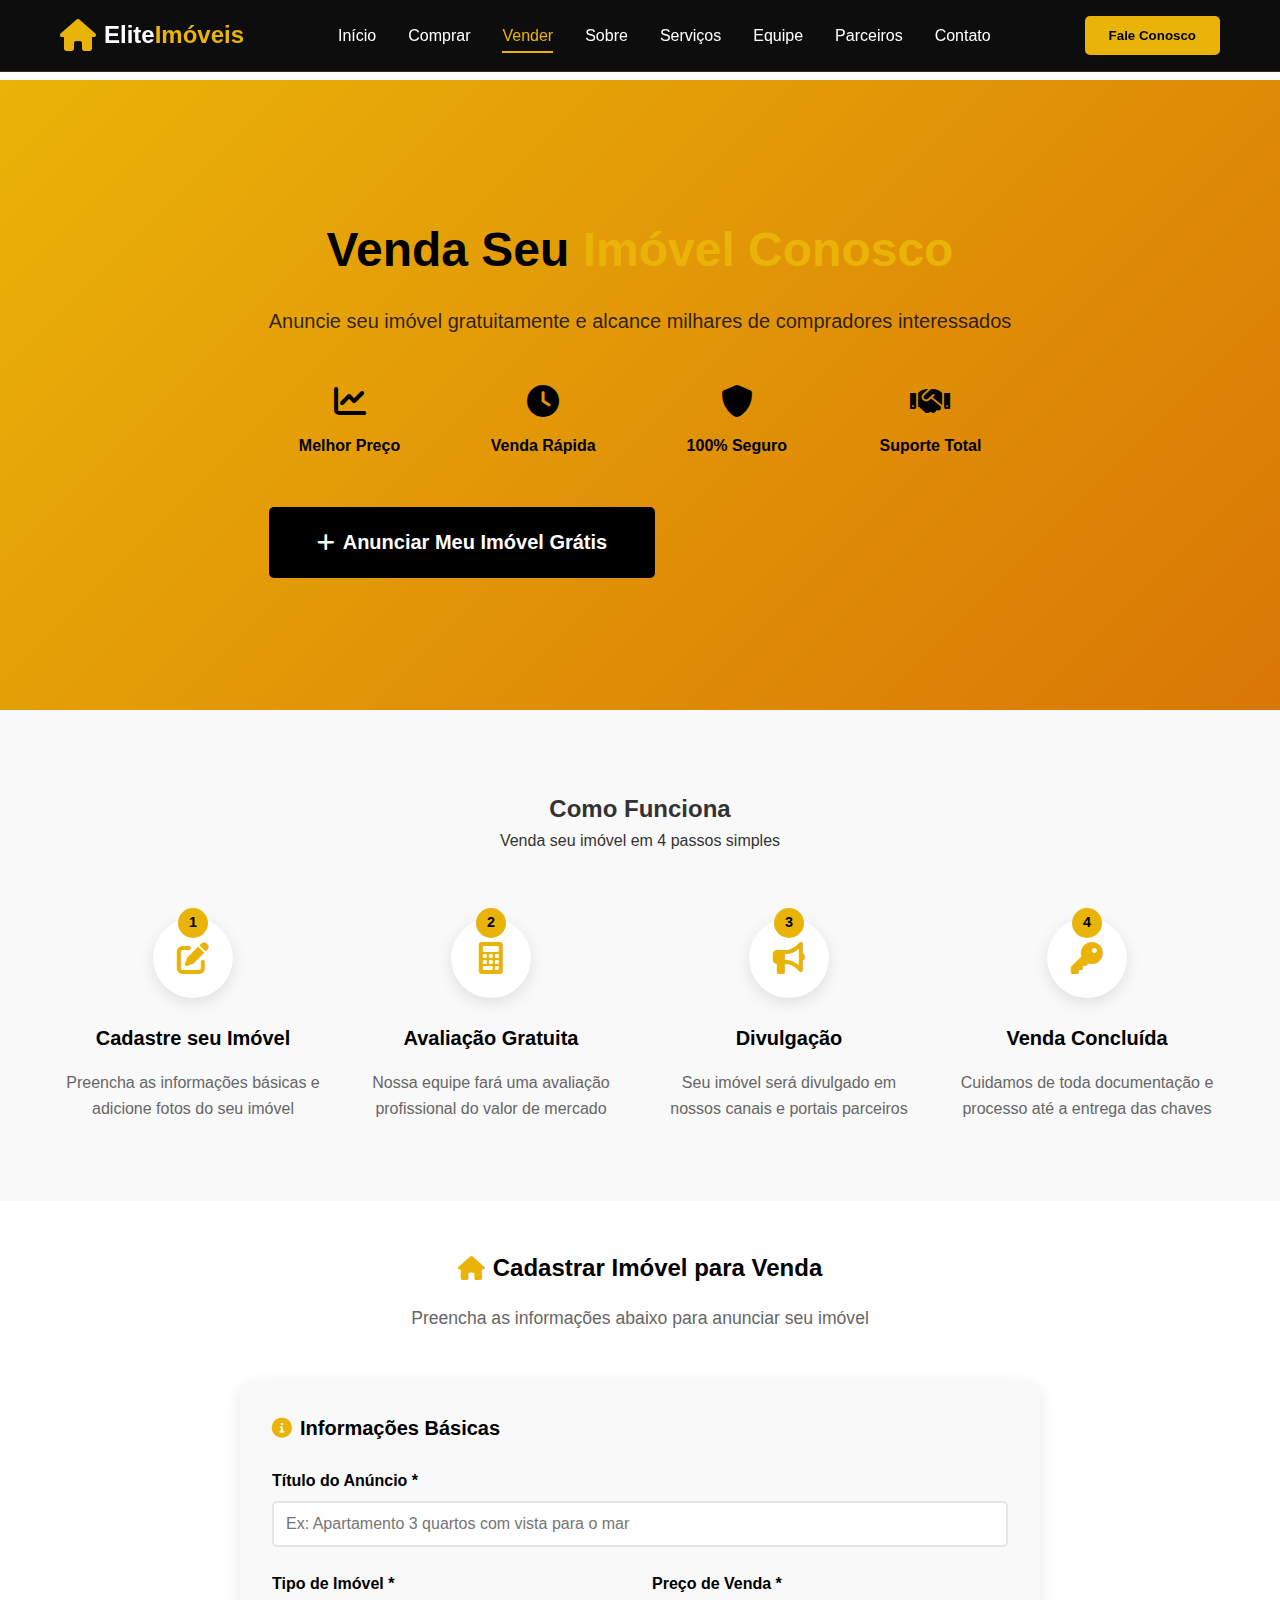
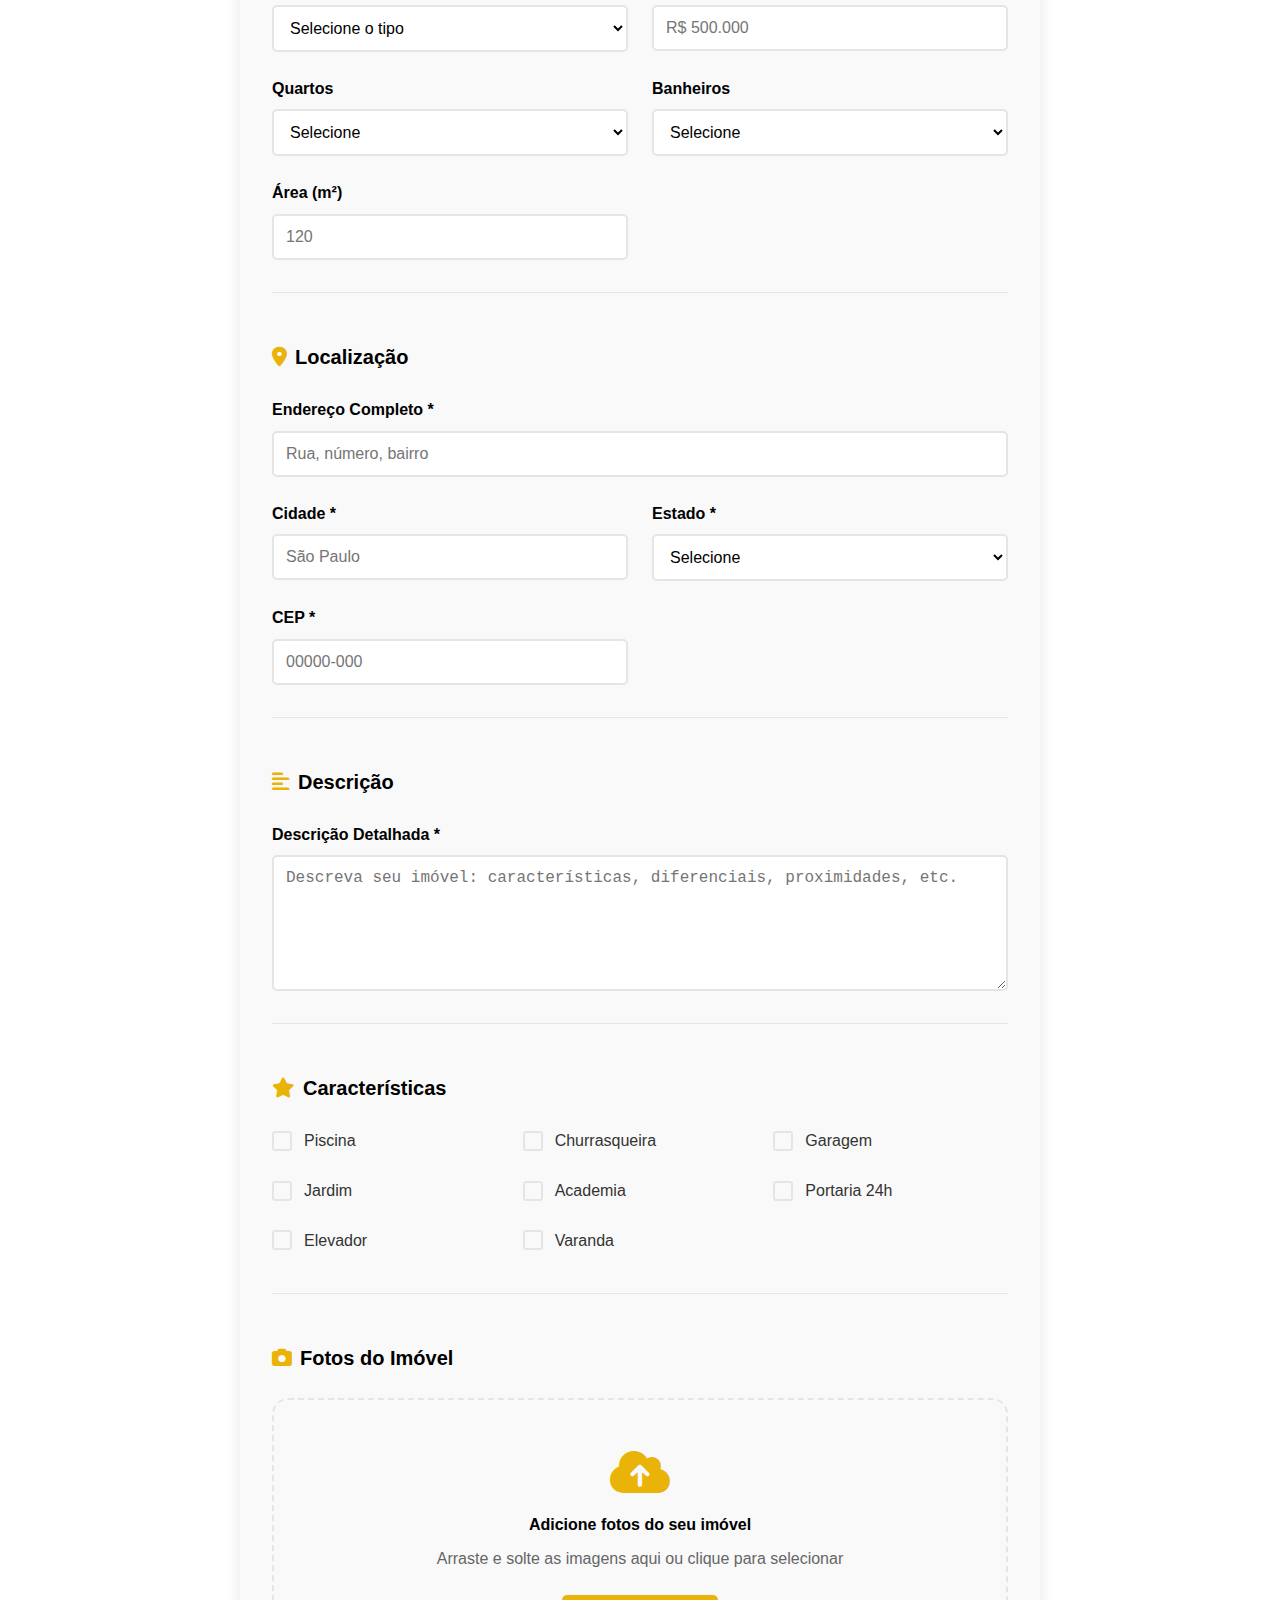
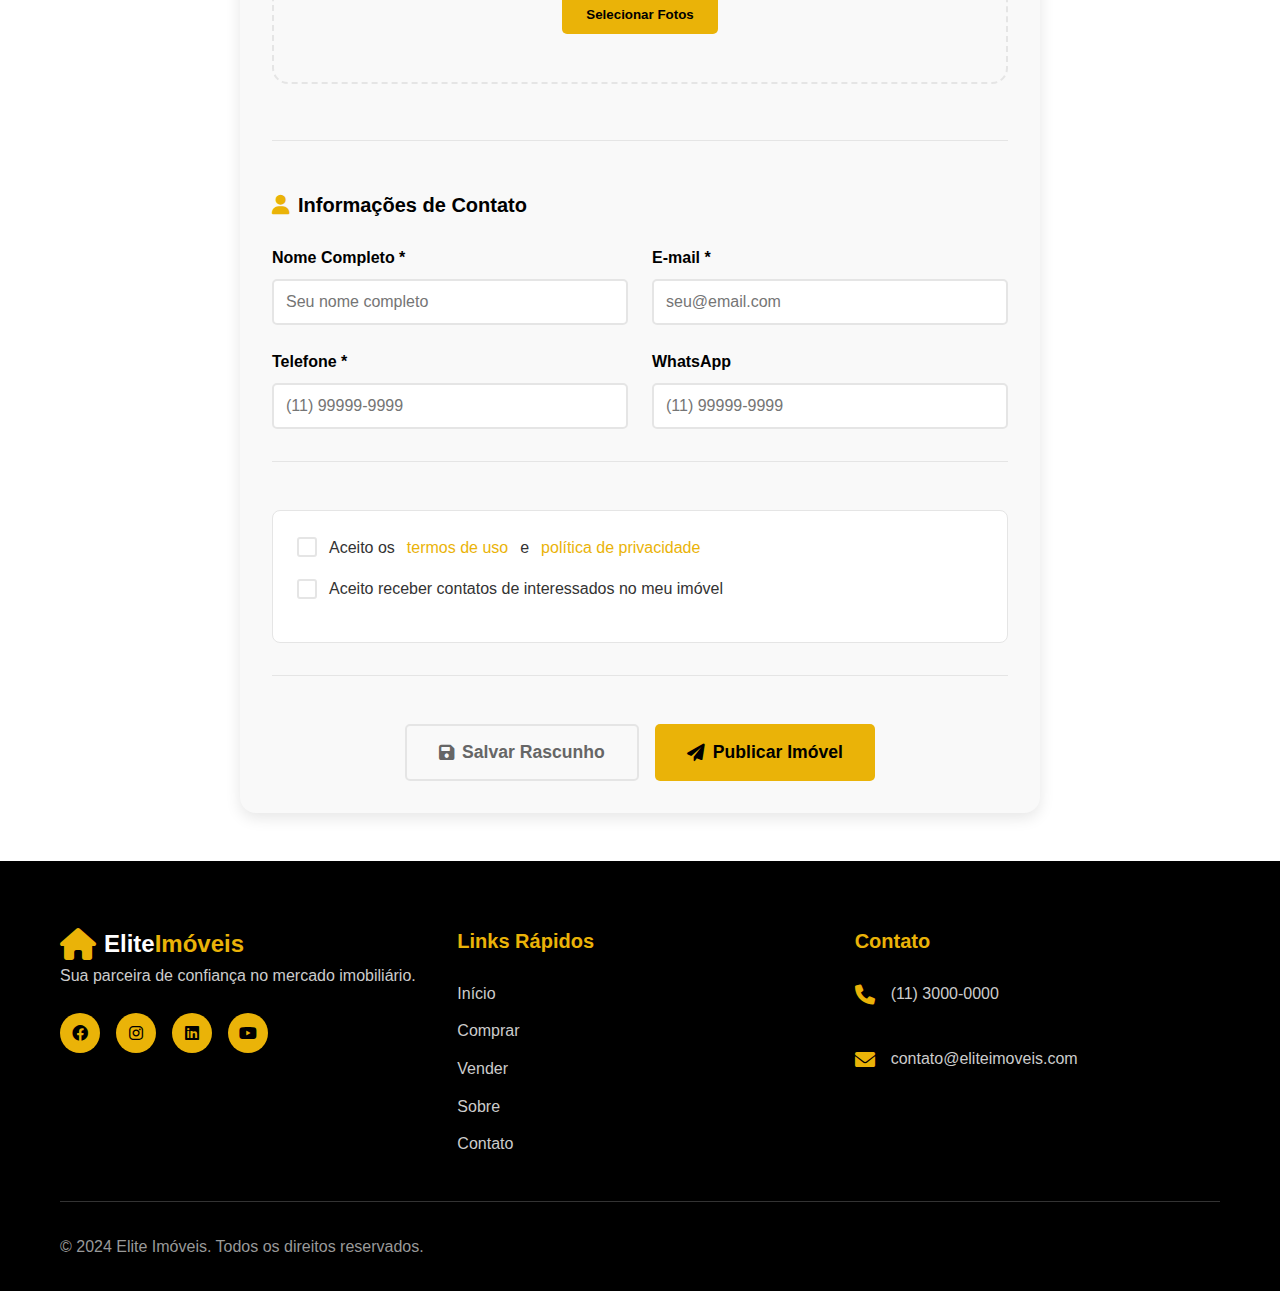
<file: imobiiiiii/venda.html>
<!DOCTYPE html>
<html lang="pt-BR">
<head>
    <meta charset="UTF-8">
    <meta name="viewport" content="width=device-width, initial-scale=1.0">
    <title>Venda de Imóveis - Elite Imóveis</title>
    <link rel="stylesheet" href="styles.css">
    <link rel="stylesheet" href="marketplace.css">
    <link href="https://cdnjs.cloudflare.com/ajax/libs/font-awesome/6.0.0/css/all.min.css" rel="stylesheet">
</head>
<body>
    <!-- Header -->
    <header class="header">
        <div class="container">
            <div class="nav-wrapper">
                <div class="logo">
                    <i class="fas fa-home"></i>
                    <span>Elite<span class="gold">Imóveis</span></span>
                </div>
                
                <nav class="nav-desktop">
                    <a href="index.html">Início</a>
                    <a href="compra.html">Comprar</a>
                    <a href="venda.html" class="active">Vender</a>
                    <a href="index.html#sobre">Sobre</a>
                    <a href="index.html#sobre">Serviços</a>
                    <a href="index.html#sobre">Equipe</a>
                    <a href="index.html#sobre">Parceiros</a>
                    <a href="index.html#contato">Contato</a>
                </nav>
                
                <button class="cta-button">Fale Conosco</button>
                <button class="mobile-menu-btn" id="mobileMenuBtn">
                    <i class="fas fa-bars"></i>
                </button>
            </div>
        </div>
    </header>

    <!-- Hero Section -->
    <section class="sell-hero">
        <div class="container">
            <div class="hero-content">
                <h1>Venda Seu <span class="gold">Imóvel Conosco</span></h1>
                <p>Anuncie seu imóvel gratuitamente e alcance milhares de compradores interessados</p>
                
                <div class="hero-benefits">
                    <div class="benefit">
                        <i class="fas fa-chart-line"></i>
                        <span>Melhor Preço</span>
                    </div>
                    <div class="benefit">
                        <i class="fas fa-clock"></i>
                        <span>Venda Rápida</span>
                    </div>
                    <div class="benefit">
                        <i class="fas fa-shield-alt"></i>
                        <span>100% Seguro</span>
                    </div>
                    <div class="benefit">
                        <i class="fas fa-handshake"></i>
                        <span>Suporte Total</span>
                    </div>
                </div>
                
                <button class="btn-primary large" id="startSelling">
                    <i class="fas fa-plus"></i>
                    Anunciar Meu Imóvel Grátis
                </button>
            </div>
        </div>
    </section>

    <!-- Steps Section -->
    <section class="steps-section">
        <div class="container">
            <div class="section-header">
                <h2>Como Funciona</h2>
                <p>Venda seu imóvel em 4 passos simples</p>
            </div>
            
            <div class="steps-grid">
                <div class="step">
                    <div class="step-number">1</div>
                    <div class="step-icon">
                        <i class="fas fa-edit"></i>
                    </div>
                    <h3>Cadastre seu Imóvel</h3>
                    <p>Preencha as informações básicas e adicione fotos do seu imóvel</p>
                </div>
                
                <div class="step">
                    <div class="step-number">2</div>
                    <div class="step-icon">
                        <i class="fas fa-calculator"></i>
                    </div>
                    <h3>Avaliação Gratuita</h3>
                    <p>Nossa equipe fará uma avaliação profissional do valor de mercado</p>
                </div>
                
                <div class="step">
                    <div class="step-number">3</div>
                    <div class="step-icon">
                        <i class="fas fa-bullhorn"></i>
                    </div>
                    <h3>Divulgação</h3>
                    <p>Seu imóvel será divulgado em nossos canais e portais parceiros</p>
                </div>
                
                <div class="step">
                    <div class="step-number">4</div>
                    <div class="step-icon">
                        <i class="fas fa-key"></i>
                    </div>
                    <h3>Venda Concluída</h3>
                    <p>Cuidamos de toda documentação e processo até a entrega das chaves</p>
                </div>
            </div>
        </div>
    </section>

    <!-- Sell Form Section -->
    <section class="sell-form-section">
        <div class="container">
            <div class="form-container">
                <div class="form-header">
                    <h2><i class="fas fa-home"></i> Cadastrar Imóvel para Venda</h2>
                    <p>Preencha as informações abaixo para anunciar seu imóvel</p>
                </div>
                
                <form class="sell-form" id="sellForm">
                    <!-- Basic Information -->
                    <div class="form-section">
                        <h3><i class="fas fa-info-circle"></i> Informações Básicas</h3>
                        
                        <div class="form-row">
                            <div class="form-group">
                                <label for="propertyTitle">Título do Anúncio *</label>
                                <input type="text" id="propertyTitle" required placeholder="Ex: Apartamento 3 quartos com vista para o mar">
                            </div>
                        </div>
                        
                        <div class="form-row">
                            <div class="form-group">
                                <label for="sellPropertyType">Tipo de Imóvel *</label>
                                <select id="sellPropertyType" required>
                                    <option value="">Selecione o tipo</option>
                                    <option value="apartamento">Apartamento</option>
                                    <option value="casa">Casa</option>
                                    <option value="sobrado">Sobrado</option>
                                    <option value="cobertura">Cobertura</option>
                                    <option value="terreno">Terreno</option>
                                    <option value="comercial">Comercial</option>
                                </select>
                            </div>
                            <div class="form-group">
                                <label for="sellPrice">Preço de Venda *</label>
                                <input type="text" id="sellPrice" required placeholder="R$ 500.000" class="price-input">
                            </div>
                        </div>
                        
                        <div class="form-row">
                            <div class="form-group">
                                <label for="sellBedrooms">Quartos</label>
                                <select id="sellBedrooms">
                                    <option value="">Selecione</option>
                                    <option value="1">1 quarto</option>
                                    <option value="2">2 quartos</option>
                                    <option value="3">3 quartos</option>
                                    <option value="4">4 quartos</option>
                                    <option value="5">5+ quartos</option>
                                </select>
                            </div>
                            <div class="form-group">
                                <label for="sellBathrooms">Banheiros</label>
                                <select id="sellBathrooms">
                                    <option value="">Selecione</option>
                                    <option value="1">1 banheiro</option>
                                    <option value="2">2 banheiros</option>
                                    <option value="3">3 banheiros</option>
                                    <option value="4">4+ banheiros</option>
                                </select>
                            </div>
                            <div class="form-group">
                                <label for="sellArea">Área (m²)</label>
                                <input type="number" id="sellArea" placeholder="120">
                            </div>
                        </div>
                    </div>
                    
                    <!-- Location -->
                    <div class="form-section">
                        <h3><i class="fas fa-map-marker-alt"></i> Localização</h3>
                        
                        <div class="form-row">
                            <div class="form-group">
                                <label for="sellAddress">Endereço Completo *</label>
                                <input type="text" id="sellAddress" required placeholder="Rua, número, bairro">
                            </div>
                        </div>
                        
                        <div class="form-row">
                            <div class="form-group">
                                <label for="sellCity">Cidade *</label>
                                <input type="text" id="sellCity" required placeholder="São Paulo">
                            </div>
                            <div class="form-group">
                                <label for="sellState">Estado *</label>
                                <select id="sellState" required>
                                    <option value="">Selecione</option>
                                    <option value="SP">São Paulo</option>
                                    <option value="RJ">Rio de Janeiro</option>
                                    <option value="MG">Minas Gerais</option>
                                    <option value="DF">Distrito Federal</option>
                                </select>
                            </div>
                            <div class="form-group">
                                <label for="sellZipCode">CEP *</label>
                                <input type="text" id="sellZipCode" required placeholder="00000-000">
                            </div>
                        </div>
                    </div>
                    
                    <!-- Description -->
                    <div class="form-section">
                        <h3><i class="fas fa-align-left"></i> Descrição</h3>
                        
                        <div class="form-group">
                            <label for="sellDescription">Descrição Detalhada *</label>
                            <textarea id="sellDescription" rows="6" required placeholder="Descreva seu imóvel: características, diferenciais, proximidades, etc."></textarea>
                        </div>
                    </div>
                    
                    <!-- Features -->
                    <div class="form-section">
                        <h3><i class="fas fa-star"></i> Características</h3>
                        
                        <div class="features-grid">
                            <label class="checkbox-label">
                                <input type="checkbox" name="features" value="piscina">
                                <span class="checkmark"></span>
                                Piscina
                            </label>
                            <label class="checkbox-label">
                                <input type="checkbox" name="features" value="churrasqueira">
                                <span class="checkmark"></span>
                                Churrasqueira
                            </label>
                            <label class="checkbox-label">
                                <input type="checkbox" name="features" value="garagem">
                                <span class="checkmark"></span>
                                Garagem
                            </label>
                            <label class="checkbox-label">
                                <input type="checkbox" name="features" value="jardim">
                                <span class="checkmark"></span>
                                Jardim
                            </label>
                            <label class="checkbox-label">
                                <input type="checkbox" name="features" value="academia">
                                <span class="checkmark"></span>
                                Academia
                            </label>
                            <label class="checkbox-label">
                                <input type="checkbox" name="features" value="portaria">
                                <span class="checkmark"></span>
                                Portaria 24h
                            </label>
                            <label class="checkbox-label">
                                <input type="checkbox" name="features" value="elevador">
                                <span class="checkmark"></span>
                                Elevador
                            </label>
                            <label class="checkbox-label">
                                <input type="checkbox" name="features" value="varanda">
                                <span class="checkmark"></span>
                                Varanda
                            </label>
                        </div>
                    </div>
                    
                    <!-- Photos -->
                    <div class="form-section">
                        <h3><i class="fas fa-camera"></i> Fotos do Imóvel</h3>
                        
                        <div class="photo-upload">
                            <div class="upload-area" id="uploadArea">
                                <i class="fas fa-cloud-upload-alt"></i>
                                <h4>Adicione fotos do seu imóvel</h4>
                                <p>Arraste e solte as imagens aqui ou clique para selecionar</p>
                                <input type="file" id="photoInput" multiple accept="image/*" hidden>
                                <button type="button" class="btn-upload" id="selectPhotos">
                                    Selecionar Fotos
                                </button>
                            </div>
                            <div class="photo-preview" id="photoPreview"></div>
                        </div>
                    </div>
                    
                    <!-- Contact Information -->
                    <div class="form-section">
                        <h3><i class="fas fa-user"></i> Informações de Contato</h3>
                        
                        <div class="form-row">
                            <div class="form-group">
                                <label for="ownerName">Nome Completo *</label>
                                <input type="text" id="ownerName" required placeholder="Seu nome completo">
                            </div>
                            <div class="form-group">
                                <label for="ownerEmail">E-mail *</label>
                                <input type="email" id="ownerEmail" required placeholder="seu@email.com">
                            </div>
                        </div>
                        
                        <div class="form-row">
                            <div class="form-group">
                                <label for="ownerPhone">Telefone *</label>
                                <input type="tel" id="ownerPhone" required placeholder="(11) 99999-9999">
                            </div>
                            <div class="form-group">
                                <label for="ownerWhatsapp">WhatsApp</label>
                                <input type="tel" id="ownerWhatsapp" placeholder="(11) 99999-9999">
                            </div>
                        </div>
                    </div>
                    
                    <!-- Terms -->
                    <div class="form-section">
                        <div class="terms-section">
                            <label class="checkbox-label">
                                <input type="checkbox" id="acceptTerms" required>
                                <span class="checkmark"></span>
                                Aceito os <a href="#" class="gold">termos de uso</a> e <a href="#" class="gold">política de privacidade</a>
                            </label>
                            
                            <label class="checkbox-label">
                                <input type="checkbox" id="acceptContact">
                                <span class="checkmark"></span>
                                Aceito receber contatos de interessados no meu imóvel
                            </label>
                        </div>
                    </div>
                    
                    <div class="form-actions">
                        <button type="button" class="btn-secondary" id="saveAsDraft">
                            <i class="fas fa-save"></i>
                            Salvar Rascunho
                        </button>
                        <button type="submit" class="btn-primary">
                            <i class="fas fa-paper-plane"></i>
                            Publicar Imóvel
                        </button>
                    </div>
                </form>
            </div>
        </div>
    </section>

    <!-- Success Modal -->
    <div class="modal" id="successModal">
        <div class="modal-content success">
            <div class="modal-header">
                <div class="success-icon">
                    <i class="fas fa-check-circle"></i>
                </div>
                <h3>Imóvel Cadastrado com Sucesso!</h3>
            </div>
            
            <div class="modal-body">
                <p>Seu imóvel foi enviado para análise e será publicado em breve. Você receberá um e-mail de confirmação.</p>
                
                <div class="next-steps">
                    <h4>Próximos Passos:</h4>
                    <ul>
                        <li><i class="fas fa-check"></i> Análise das informações (até 24h)</li>
                        <li><i class="fas fa-check"></i> Avaliação profissional gratuita</li>
                        <li><i class="fas fa-check"></i> Publicação nos portais</li>
                        <li><i class="fas fa-check"></i> Início da divulgação</li>
                    </ul>
                </div>
                
                <div class="modal-actions">
                    <button class="btn-primary" id="closeSuccessModal">
                        Entendi
                    </button>
                    <button class="btn-secondary" id="addAnotherProperty">
                        Cadastrar Outro Imóvel
                    </button>
                </div>
            </div>
        </div>
    </div>

    <!-- Footer -->
    <footer class="footer">
        <div class="container">
            <div class="footer-content">
                <div class="footer-section">
                    <div class="logo">
                        <i class="fas fa-home"></i>
                        <span>Elite<span class="gold">Imóveis</span></span>
                    </div>
                    <p>Sua parceira de confiança no mercado imobiliário.</p>
                    <div class="social-links">
                        <a href="#"><i class="fab fa-facebook"></i></a>
                        <a href="#"><i class="fab fa-instagram"></i></a>
                        <a href="#"><i class="fab fa-linkedin"></i></a>
                        <a href="#"><i class="fab fa-youtube"></i></a>
                    </div>
                </div>
                
                <div class="footer-section">
                    <h3>Links Rápidos</h3>
                    <ul>
                        <li><a href="index.html">Início</a></li>
                        <li><a href="compra.html">Comprar</a></li>
                        <li><a href="venda.html">Vender</a></li>
                        <li><a href="index.html#sobre">Sobre</a></li>
                        <li><a href="index.html#contato">Contato</a></li>
                    </ul>
                </div>
                
                <div class="footer-section">
                    <h3>Contato</h3>
                    <div class="contact-item">
                        <i class="fas fa-phone"></i>
                        <p>(11) 3000-0000</p>
                    </div>
                    <div class="contact-item">
                        <i class="fas fa-envelope"></i>
                        <p>contato@eliteimoveis.com</p>
                    </div>
                </div>
            </div>
            
            <div class="footer-bottom">
                <p>&copy; 2024 Elite Imóveis. Todos os direitos reservados.</p>
            </div>
        </div>
    </footer>

    <script src="script.js"></script>
    <script src="venda.js"></script>
</body>
</html>
</file>
<file: imobiiiiii/marketplace.css>
/* Marketplace Styles */

/* Hero Sections */
.marketplace-hero {
  min-height: 60vh;
  display: flex;
  align-items: center;
  background: linear-gradient(135deg, #000 0%, #1a1a1a 50%, #000 100%);
  position: relative;
  margin-top: 80px;
}

.marketplace-hero::before {
  content: "";
  position: absolute;
  inset: 0;
  background-image: url("/placeholder.svg?height=800&width=1600");
  background-size: cover;
  background-position: center;
  opacity: 0.1;
}

.marketplace-hero .hero-content {
  position: relative;
  z-index: 10;
  text-align: center;
  max-width: 800px;
  margin: 0 auto;
}

.marketplace-hero h1 {
  font-size: 3rem;
  font-weight: bold;
  color: white;
  margin-bottom: 1rem;
  line-height: 1.2;
}

.marketplace-hero p {
  font-size: 1.25rem;
  color: #ccc;
  margin-bottom: 3rem;
}

/* Search Container */
.search-container {
  max-width: 600px;
  margin: 0 auto;
}

.search-bar {
  display: flex;
  background: white;
  border-radius: 50px;
  padding: 0.5rem;
  box-shadow: 0 10px 30px rgba(0, 0, 0, 0.3);
}

.search-field {
  flex: 1;
  display: flex;
  align-items: center;
  padding: 0 1rem;
}

.search-field i {
  color: #666;
  margin-right: 1rem;
}

.search-field input {
  flex: 1;
  border: none;
  outline: none;
  font-size: 1rem;
  padding: 1rem 0;
}

.search-btn {
  background: #eab308;
  color: black;
  border: none;
  padding: 1rem 2rem;
  border-radius: 50px;
  font-weight: bold;
  cursor: pointer;
  transition: background 0.3s;
  display: flex;
  align-items: center;
  gap: 0.5rem;
}

.search-btn:hover {
  background: #d97706;
}

/* Sell Hero */
.sell-hero {
  min-height: 70vh;
  display: flex;
  align-items: center;
  background: linear-gradient(135deg, #eab308 0%, #d97706 100%);
  margin-top: 80px;
}

.sell-hero .hero-content {
  text-align: center;
  max-width: 800px;
  margin: 0 auto;
}

.sell-hero h1 {
  font-size: 3rem;
  font-weight: bold;
  color: black;
  margin-bottom: 1rem;
}

.sell-hero p {
  font-size: 1.25rem;
  color: rgba(0, 0, 0, 0.8);
  margin-bottom: 3rem;
}

.hero-benefits {
  display: grid;
  grid-template-columns: repeat(auto-fit, minmax(150px, 1fr));
  gap: 2rem;
  margin-bottom: 3rem;
}

.benefit {
  display: flex;
  flex-direction: column;
  align-items: center;
  gap: 0.5rem;
  color: black;
}

.benefit i {
  font-size: 2rem;
  margin-bottom: 0.5rem;
}

.benefit span {
  font-weight: bold;
}

.btn-primary.large {
  padding: 1.5rem 3rem;
  font-size: 1.25rem;
  background: black;
  color: white;
}

.btn-primary.large:hover {
  background: #333;
}

/* Filters Section */
.filters-section {
  padding: 2rem 0;
  background: #f9f9f9;
  border-bottom: 1px solid #e5e5e5;
}

.filters-container {
  background: white;
  padding: 2rem;
  border-radius: 1rem;
  box-shadow: 0 5px 15px rgba(0, 0, 0, 0.1);
}

.filters-container h3 {
  color: black;
  margin-bottom: 1.5rem;
  display: flex;
  align-items: center;
  gap: 0.5rem;
}

.filters-container h3 i {
  color: #eab308;
}

.filters-grid {
  display: grid;
  grid-template-columns: repeat(auto-fit, minmax(200px, 1fr));
  gap: 1.5rem;
  align-items: end;
}

.filter-group {
  display: flex;
  flex-direction: column;
}

.filter-group label {
  font-weight: bold;
  color: black;
  margin-bottom: 0.5rem;
}

.filter-group select,
.filter-group input {
  padding: 0.75rem;
  border: 2px solid #e5e5e5;
  border-radius: 5px;
  font-size: 1rem;
  transition: border-color 0.3s;
}

.filter-group select:focus,
.filter-group input:focus {
  outline: none;
  border-color: #eab308;
}

.price-input {
  position: relative;
}

.filter-actions {
  display: flex;
  gap: 1rem;
  flex-direction: column;
}

.btn-filter {
  background: #eab308;
  color: black;
  border: none;
  padding: 0.75rem 1.5rem;
  border-radius: 5px;
  font-weight: bold;
  cursor: pointer;
  transition: background 0.3s;
  display: flex;
  align-items: center;
  justify-content: center;
  gap: 0.5rem;
}

.btn-filter:hover {
  background: #d97706;
}

.btn-clear {
  background: transparent;
  color: #666;
  border: 2px solid #e5e5e5;
  padding: 0.75rem 1.5rem;
  border-radius: 5px;
  font-weight: bold;
  cursor: pointer;
  transition: all 0.3s;
  display: flex;
  align-items: center;
  justify-content: center;
  gap: 0.5rem;
}

.btn-clear:hover {
  border-color: #666;
  color: black;
}

/* Properties Section */
.properties-section {
  padding: 3rem 0;
  background: white;
}

.properties-section .section-header {
  display: flex;
  justify-content: space-between;
  align-items: center;
  margin-bottom: 2rem;
  flex-wrap: wrap;
  gap: 1rem;
}

.results-info h2 {
  color: black;
  margin-bottom: 0.5rem;
}

.results-count {
  color: #666;
  font-size: 1rem;
}

.sort-options {
  display: flex;
  align-items: center;
  gap: 1rem;
}

.sort-options label {
  font-weight: bold;
  color: black;
}

.sort-options select {
  padding: 0.5rem;
  border: 2px solid #e5e5e5;
  border-radius: 5px;
  font-size: 1rem;
}

/* Properties Grid */
.properties-grid {
  display: grid;
  grid-template-columns: repeat(auto-fill, minmax(350px, 1fr));
  gap: 2rem;
  margin-bottom: 3rem;
}

.property-card {
  background: white;
  border-radius: 1rem;
  overflow: hidden;
  box-shadow: 0 5px 15px rgba(0, 0, 0, 0.1);
  transition: all 0.3s;
  position: relative;
}

.property-card:hover {
  transform: translateY(-5px);
  box-shadow: 0 15px 30px rgba(0, 0, 0, 0.2);
}

.property-image {
  position: relative;
  height: 250px;
  overflow: hidden;
}

.property-image img {
  width: 100%;
  height: 100%;
  object-fit: cover;
  transition: transform 0.3s;
}

.property-card:hover .property-image img {
  transform: scale(1.05);
}

.property-badge {
  position: absolute;
  top: 1rem;
  left: 1rem;
  background: #eab308;
  color: black;
  padding: 0.5rem 1rem;
  border-radius: 20px;
  font-size: 0.8rem;
  font-weight: bold;
}

.property-favorite {
  position: absolute;
  top: 1rem;
  right: 1rem;
  width: 40px;
  height: 40px;
  background: rgba(255, 255, 255, 0.9);
  border: none;
  border-radius: 50%;
  display: flex;
  align-items: center;
  justify-content: center;
  cursor: pointer;
  transition: all 0.3s;
}

.property-favorite:hover {
  background: #eab308;
  color: black;
}

.property-favorite.active {
  background: #eab308;
  color: black;
}

.property-info {
  padding: 1.5rem;
}

.property-price {
  font-size: 1.5rem;
  font-weight: bold;
  color: #eab308;
  margin-bottom: 0.5rem;
}

.property-title {
  font-size: 1.1rem;
  font-weight: bold;
  color: black;
  margin-bottom: 0.5rem;
  line-height: 1.3;
}

.property-location {
  color: #666;
  margin-bottom: 1rem;
  display: flex;
  align-items: center;
  gap: 0.5rem;
}

.property-features {
  display: flex;
  gap: 1rem;
  margin-bottom: 1.5rem;
  flex-wrap: wrap;
}

.feature-item {
  display: flex;
  align-items: center;
  gap: 0.25rem;
  color: #666;
  font-size: 0.9rem;
}

.feature-item i {
  color: #eab308;
}

.property-actions {
  display: flex;
  gap: 0.5rem;
}

.btn-contact {
  flex: 1;
  background: #eab308;
  color: black;
  border: none;
  padding: 0.75rem;
  border-radius: 5px;
  font-weight: bold;
  cursor: pointer;
  transition: background 0.3s;
  display: flex;
  align-items: center;
  justify-content: center;
  gap: 0.5rem;
}

.btn-contact:hover {
  background: #d97706;
}

.btn-details {
  background: transparent;
  color: #666;
  border: 2px solid #e5e5e5;
  padding: 0.75rem 1rem;
  border-radius: 5px;
  font-weight: bold;
  cursor: pointer;
  transition: all 0.3s;
}

.btn-details:hover {
  border-color: #eab308;
  color: #eab308;
}

/* Load More */
.load-more {
  text-align: center;
}

.btn-load-more {
  background: transparent;
  color: #eab308;
  border: 2px solid #eab308;
  padding: 1rem 2rem;
  border-radius: 5px;
  font-weight: bold;
  cursor: pointer;
  transition: all 0.3s;
  display: inline-flex;
  align-items: center;
  gap: 0.5rem;
}

.btn-load-more:hover {
  background: #eab308;
  color: black;
}

/* Steps Section */
.steps-section {
  padding: 5rem 0;
  background: #f9f9f9;
}

.steps-grid {
  display: grid;
  grid-template-columns: repeat(auto-fit, minmax(250px, 1fr));
  gap: 2rem;
}

.step {
  text-align: center;
  position: relative;
}

.step-number {
  position: absolute;
  top: -10px;
  left: 50%;
  transform: translateX(-50%);
  width: 30px;
  height: 30px;
  background: #eab308;
  color: black;
  border-radius: 50%;
  display: flex;
  align-items: center;
  justify-content: center;
  font-weight: bold;
  font-size: 0.9rem;
}

.step-icon {
  width: 80px;
  height: 80px;
  background: white;
  border-radius: 50%;
  display: flex;
  align-items: center;
  justify-content: center;
  margin: 0 auto 1.5rem auto;
  box-shadow: 0 5px 15px rgba(0, 0, 0, 0.1);
}

.step-icon i {
  font-size: 2rem;
  color: #eab308;
}

.step h3 {
  font-size: 1.25rem;
  font-weight: bold;
  color: black;
  margin-bottom: 1rem;
}

.step p {
  color: #666;
  line-height: 1.6;
}

/* Sell Form */
.sell-form-section {
  padding: 3rem 0;
  background: white;
}

.form-container {
  max-width: 800px;
  margin: 0 auto;
}

.form-header {
  text-align: center;
  margin-bottom: 3rem;
}

.form-header h2 {
  color: black;
  margin-bottom: 1rem;
  display: flex;
  align-items: center;
  justify-content: center;
  gap: 0.5rem;
}

.form-header h2 i {
  color: #eab308;
}

.form-header p {
  color: #666;
  font-size: 1.1rem;
}

.sell-form {
  background: #f9f9f9;
  padding: 2rem;
  border-radius: 1rem;
  box-shadow: 0 5px 15px rgba(0, 0, 0, 0.1);
}

.form-section {
  margin-bottom: 3rem;
  padding-bottom: 2rem;
  border-bottom: 1px solid #e5e5e5;
}

.form-section:last-child {
  border-bottom: none;
  margin-bottom: 0;
}

.form-section h3 {
  color: black;
  margin-bottom: 1.5rem;
  display: flex;
  align-items: center;
  gap: 0.5rem;
  font-size: 1.25rem;
}

.form-section h3 i {
  color: #eab308;
}

.form-row {
  display: grid;
  grid-template-columns: repeat(auto-fit, minmax(250px, 1fr));
  gap: 1.5rem;
  margin-bottom: 1.5rem;
}

.form-row:last-child {
  margin-bottom: 0;
}

.form-group {
  display: flex;
  flex-direction: column;
}

.form-group label {
  font-weight: bold;
  color: black;
  margin-bottom: 0.5rem;
}

.form-group input,
.form-group select,
.form-group textarea {
  padding: 0.75rem;
  border: 2px solid #e5e5e5;
  border-radius: 5px;
  font-size: 1rem;
  transition: border-color 0.3s;
  background: white;
}

.form-group input:focus,
.form-group select:focus,
.form-group textarea:focus {
  outline: none;
  border-color: #eab308;
}

/* Features Grid */
.features-grid {
  display: grid;
  grid-template-columns: repeat(auto-fit, minmax(200px, 1fr));
  gap: 1rem;
}

/* Checkbox Styles */
.checkbox-label {
  display: flex;
  align-items: center;
  gap: 0.75rem;
  cursor: pointer;
  font-weight: normal;
  margin-bottom: 0.5rem;
}

.checkbox-label input[type="checkbox"] {
  display: none;
}

.checkmark {
  width: 20px;
  height: 20px;
  border: 2px solid #e5e5e5;
  border-radius: 3px;
  position: relative;
  transition: all 0.3s;
}

.checkbox-label input[type="checkbox"]:checked + .checkmark {
  background: #eab308;
  border-color: #eab308;
}

.checkbox-label input[type="checkbox"]:checked + .checkmark::after {
  content: "✓";
  position: absolute;
  top: 50%;
  left: 50%;
  transform: translate(-50%, -50%);
  color: black;
  font-weight: bold;
  font-size: 0.8rem;
}

/* Photo Upload */
.photo-upload {
  margin-top: 1rem;
}

.upload-area {
  border: 2px dashed #e5e5e5;
  border-radius: 1rem;
  padding: 3rem 2rem;
  text-align: center;
  transition: all 0.3s;
  cursor: pointer;
}

.upload-area:hover {
  border-color: #eab308;
  background: rgba(234, 179, 8, 0.05);
}

.upload-area.dragover {
  border-color: #eab308;
  background: rgba(234, 179, 8, 0.1);
}

.upload-area i {
  font-size: 3rem;
  color: #eab308;
  margin-bottom: 1rem;
}

.upload-area h4 {
  color: black;
  margin-bottom: 0.5rem;
}

.upload-area p {
  color: #666;
  margin-bottom: 1.5rem;
}

.btn-upload {
  background: #eab308;
  color: black;
  border: none;
  padding: 0.75rem 1.5rem;
  border-radius: 5px;
  font-weight: bold;
  cursor: pointer;
  transition: background 0.3s;
}

.btn-upload:hover {
  background: #d97706;
}

.photo-preview {
  display: grid;
  grid-template-columns: repeat(auto-fill, minmax(150px, 1fr));
  gap: 1rem;
  margin-top: 1.5rem;
}

.photo-item {
  position: relative;
  border-radius: 0.5rem;
  overflow: hidden;
  aspect-ratio: 1;
}

.photo-item img {
  width: 100%;
  height: 100%;
  object-fit: cover;
}

.photo-remove {
  position: absolute;
  top: 0.5rem;
  right: 0.5rem;
  width: 30px;
  height: 30px;
  background: rgba(255, 255, 255, 0.9);
  border: none;
  border-radius: 50%;
  display: flex;
  align-items: center;
  justify-content: center;
  cursor: pointer;
  transition: background 0.3s;
}

.photo-remove:hover {
  background: #ff4444;
  color: white;
}

/* Terms Section */
.terms-section {
  background: white;
  padding: 1.5rem;
  border-radius: 0.5rem;
  border: 1px solid #e5e5e5;
}

.terms-section .checkbox-label {
  margin-bottom: 1rem;
}

.terms-section a {
  color: #eab308;
  text-decoration: none;
}

.terms-section a:hover {
  text-decoration: underline;
}

/* Form Actions */
.form-actions {
  display: flex;
  gap: 1rem;
  justify-content: center;
  margin-top: 2rem;
}

.btn-secondary {
  background: transparent;
  color: #666;
  border: 2px solid #e5e5e5;
  padding: 1rem 2rem;
  border-radius: 5px;
  font-weight: bold;
  cursor: pointer;
  transition: all 0.3s;
  display: flex;
  align-items: center;
  gap: 0.5rem;
}

.btn-secondary:hover {
  border-color: #666;
  color: black;
}

/* Modal Styles */
.modal {
  display: none;
  position: fixed;
  z-index: 2000;
  left: 0;
  top: 0;
  width: 100%;
  height: 100%;
  background-color: rgba(0, 0, 0, 0.8);
  backdrop-filter: blur(5px);
}

.modal.active {
  display: flex;
  align-items: center;
  justify-content: center;
}

.modal-content {
  background: white;
  border-radius: 1rem;
  max-width: 600px;
  width: 90%;
  max-height: 90vh;
  overflow-y: auto;
  position: relative;
  animation: modalSlideIn 0.3s ease-out;
}

.modal-content.success {
  max-width: 500px;
}

@keyframes modalSlideIn {
  from {
    opacity: 0;
    transform: translateY(-50px);
  }
  to {
    opacity: 1;
    transform: translateY(0);
  }
}

.modal-header {
  padding: 2rem 2rem 1rem 2rem;
  border-bottom: 1px solid #e5e5e5;
  display: flex;
  align-items: center;
  justify-content: space-between;
}

.modal-header h3 {
  color: black;
  margin: 0;
  display: flex;
  align-items: center;
  gap: 0.5rem;
}

.modal-header h3 i {
  color: #eab308;
}

.modal-close {
  background: none;
  border: none;
  font-size: 1.5rem;
  cursor: pointer;
  color: #666;
  transition: color 0.3s;
}

.modal-close:hover {
  color: black;
}

.modal-body {
  padding: 2rem;
}

.property-info {
  display: flex;
  gap: 1rem;
  margin-bottom: 2rem;
  padding: 1rem;
  background: #f9f9f9;
  border-radius: 0.5rem;
}

.property-info img {
  width: 80px;
  height: 80px;
  object-fit: cover;
  border-radius: 0.5rem;
}

.property-info h4 {
  color: black;
  margin-bottom: 0.5rem;
}

.property-info p {
  color: #eab308;
  font-weight: bold;
  font-size: 1.1rem;
}

/* Success Modal */
.success-icon {
  text-align: center;
  margin-bottom: 1rem;
}

.success-icon i {
  font-size: 4rem;
  color: #22c55e;
}

.success .modal-header {
  text-align: center;
  flex-direction: column;
  border-bottom: none;
}

.success .modal-header h3 {
  color: #22c55e;
  font-size: 1.5rem;
}

.next-steps {
  background: #f0f9ff;
  padding: 1.5rem;
  border-radius: 0.5rem;
  margin: 1.5rem 0;
}

.next-steps h4 {
  color: black;
  margin-bottom: 1rem;
}

.next-steps ul {
  list-style: none;
  padding: 0;
}

.next-steps li {
  display: flex;
  align-items: center;
  gap: 0.5rem;
  margin-bottom: 0.5rem;
  color: #666;
}

.next-steps li i {
  color: #22c55e;
}

.modal-actions {
  display: flex;
  gap: 1rem;
  justify-content: center;
  margin-top: 2rem;
}

/* Request Form */
.request-form {
  display: flex;
  flex-direction: column;
  gap: 1.5rem;
}

/* Responsive Design */
@media (max-width: 768px) {
  .marketplace-hero h1,
  .sell-hero h1 {
    font-size: 2rem;
  }

  .search-bar {
    flex-direction: column;
    gap: 0.5rem;
    padding: 1rem;
  }

  .search-btn {
    border-radius: 5px;
  }

  .filters-grid {
    grid-template-columns: 1fr;
  }

  .filter-actions {
    grid-column: 1 / -1;
  }

  .properties-grid {
    grid-template-columns: 1fr;
  }

  .properties-section .section-header {
    flex-direction: column;
    align-items: flex-start;
  }

  .form-row {
    grid-template-columns: 1fr;
  }

  .form-actions {
    flex-direction: column;
  }

  .hero-benefits {
    grid-template-columns: repeat(2, 1fr);
  }

  .steps-grid {
    grid-template-columns: 1fr;
  }

  .modal-content {
    width: 95%;
    margin: 1rem;
  }

  .modal-body {
    padding: 1rem;
  }

  .property-info {
    flex-direction: column;
    text-align: center;
  }
}

@media (max-width: 480px) {
  .marketplace-hero h1,
  .sell-hero h1 {
    font-size: 1.75rem;
  }

  .hero-benefits {
    grid-template-columns: 1fr;
  }

  .btn-primary.large {
    padding: 1rem 2rem;
    font-size: 1rem;
  }
}

/* Active Navigation */
.nav-desktop a.active {
  color: #eab308;
  position: relative;
}

.nav-desktop a.active::after {
  content: "";
  position: absolute;
  bottom: -5px;
  left: 0;
  right: 0;
  height: 2px;
  background: #eab308;
}

/* Loading States */
.loading {
  opacity: 0.6;
  pointer-events: none;
}

.loading::after {
  content: "";
  position: absolute;
  top: 50%;
  left: 50%;
  width: 20px;
  height: 20px;
  margin: -10px 0 0 -10px;
  border: 2px solid #eab308;
  border-top: 2px solid transparent;
  border-radius: 50%;
  animation: spin 1s linear infinite;
}

@keyframes spin {
  0% {
    transform: rotate(0deg);
  }
  100% {
    transform: rotate(360deg);
  }
}

/* Utility Classes */
.full-width {
  width: 100%;
}

.text-center {
  text-align: center;
}

.hidden {
  display: none;
}

.fade-in {
  animation: fadeIn 0.5s ease-in;
}

@keyframes fadeIn {
  from {
    opacity: 0;
  }
  to {
    opacity: 1;
  }
}
</file>
<file: imobiiiiii/styles.css>
/* Reset e Base */
* {
  margin: 0;
  padding: 0;
  box-sizing: border-box;
}

body {
  font-family: "Arial", sans-serif;
  line-height: 1.6;
  color: #333;
  overflow-x: hidden;
}

.container {
  max-width: 1200px;
  margin: 0 auto;
  padding: 0 20px;
}

/* Cores */
.gold {
  color: #eab308;
}

.block {
  display: block;
}

/* Header */
.header {
  position: fixed;
  top: 0;
  width: 100%;
  background: rgba(0, 0, 0, 0.95);
  backdrop-filter: blur(10px);
  z-index: 1000;
  border-bottom: 1px solid rgba(234, 179, 8, 0.2);
}

.nav-wrapper {
  display: flex;
  align-items: center;
  justify-content: space-between;
  padding: 1rem 0;
}

.logo {
  display: flex;
  align-items: center;
  gap: 0.5rem;
  font-size: 1.5rem;
  font-weight: bold;
  color: white;
}

.logo i {
  color: #eab308;
  font-size: 2rem;
}

.nav-desktop {
  display: flex;
  gap: 2rem;
}

.nav-desktop a {
  color: white;
  text-decoration: none;
  transition: color 0.3s;
}

.nav-desktop a:hover {
  color: #eab308;
}

.cta-button {
  background: #eab308;
  color: black;
  border: none;
  padding: 0.75rem 1.5rem;
  border-radius: 5px;
  font-weight: bold;
  cursor: pointer;
  transition: background 0.3s;
}

.cta-button:hover {
  background: #d97706;
}

.mobile-menu-btn {
  display: none;
  background: none;
  border: none;
  color: white;
  font-size: 1.5rem;
  cursor: pointer;
}

.nav-mobile {
  display: none;
  flex-direction: column;
  gap: 1rem;
  padding: 1rem 0;
  border-top: 1px solid rgba(234, 179, 8, 0.2);
}

.nav-mobile a {
  color: white;
  text-decoration: none;
  padding: 0.5rem 0;
}

.nav-mobile.active {
  display: flex;
}

/* Hero Section */
.hero {
  min-height: 100vh;
  display: flex;
  align-items: center;
  position: relative;
  background: linear-gradient(135deg, #000 0%, #1a1a1a 50%, #000 100%);
}

.hero-bg {
  position: absolute;
  inset: 0;
  background-image: url("/placeholder.svg?height=1080&width=1920");
  background-size: cover;
  background-position: center;
  opacity: 0.1;
}

.hero-content {
  position: relative;
  z-index: 10;
  text-align: center;
  max-width: 800px;
  margin: 0 auto;
  padding: 5rem 0;
}

.hero-badge {
  display: inline-block;
  background: rgba(234, 179, 8, 0.2);
  color: #eab308;
  padding: 0.5rem 1rem;
  border-radius: 25px;
  border: 1px solid rgba(234, 179, 8, 0.3);
  font-size: 0.9rem;
  font-weight: bold;
  margin-bottom: 2rem;
}

.hero-title {
  font-size: 3.5rem;
  font-weight: bold;
  color: white;
  margin-bottom: 2rem;
  line-height: 1.2;
}

.hero-description {
  font-size: 1.25rem;
  color: #ccc;
  margin-bottom: 3rem;
  line-height: 1.6;
}

.hero-buttons {
  display: flex;
  gap: 1rem;
  justify-content: center;
  margin-bottom: 4rem;
  flex-wrap: wrap;
}

.btn-primary {
  background: #eab308;
  color: black;
  border: none;
  padding: 1rem 2rem;
  border-radius: 5px;
  font-size: 1.1rem;
  font-weight: bold;
  cursor: pointer;
  transition: all 0.3s;
  display: flex;
  align-items: center;
  gap: 0.5rem;
}

.btn-primary:hover {
  background: #d97706;
  transform: translateY(-2px);
}

.btn-secondary {
  background: transparent;
  color: #eab308;
  border: 2px solid #eab308;
  padding: 1rem 2rem;
  border-radius: 5px;
  font-size: 1.1rem;
  font-weight: bold;
  cursor: pointer;
  transition: all 0.3s;
}

.btn-secondary:hover {
  background: #eab308;
  color: black;
}

.hero-stats {
  display: grid;
  grid-template-columns: repeat(auto-fit, minmax(200px, 1fr));
  gap: 2rem;
  max-width: 600px;
  margin: 0 auto;
}

.stat {
  text-align: center;
}

.stat-number {
  display: flex;
  align-items: center;
  justify-content: center;
  gap: 0.5rem;
  margin-bottom: 0.5rem;
}

.stat-number i {
  color: #eab308;
  font-size: 1.5rem;
}

.stat-number span {
  font-size: 2rem;
  font-weight: bold;
  color: white;
}

.stat p {
  color: #ccc;
}

/* About Section */
.about {
  padding: 5rem 0;
  background: white;
}

.about-grid {
  display: grid;
  grid-template-columns: 1fr 1fr;
  gap: 4rem;
  align-items: center;
}

.section-label {
  color: #eab308;
  font-weight: bold;
  font-size: 1.1rem;
}

.section-title {
  font-size: 2.5rem;
  font-weight: bold;
  color: black;
  margin: 1rem 0 2rem 0;
  line-height: 1.2;
}

.about-text {
  color: #666;
  font-size: 1.1rem;
  margin-bottom: 1.5rem;
  line-height: 1.6;
}

.about-features {
  display: grid;
  grid-template-columns: 1fr 1fr;
  gap: 1.5rem;
  margin-bottom: 2rem;
}

.feature {
  display: flex;
  align-items: center;
  gap: 1rem;
}

.feature i {
  color: #eab308;
  font-size: 2rem;
}

.feature h4 {
  font-weight: bold;
  color: black;
  margin-bottom: 0.25rem;
}

.feature p {
  color: #666;
  font-size: 0.9rem;
}

.btn-dark {
  background: black;
  color: white;
  border: none;
  padding: 1rem 2rem;
  border-radius: 5px;
  font-weight: bold;
  cursor: pointer;
  transition: background 0.3s;
}

.btn-dark:hover {
  background: #333;
}

.about-image {
  position: relative;
}

.image-wrapper {
  background: linear-gradient(135deg, #eab308, #d97706);
  border-radius: 1rem;
  padding: 2rem;
  transform: rotate(3deg);
}

.image-wrapper img {
  width: 100%;
  height: 300px;
  object-fit: cover;
  border-radius: 0.5rem;
  transform: rotate(-3deg);
}

.experience-badge {
  position: absolute;
  bottom: -1.5rem;
  left: -1.5rem;
  background: black;
  color: white;
  padding: 1.5rem;
  border-radius: 0.5rem;
  text-align: center;
}

.experience-badge h3 {
  font-size: 1.5rem;
  color: #eab308;
  margin-bottom: 0.25rem;
}

.experience-badge p {
  font-size: 0.9rem;
}

/* Services Section */
.services {
  padding: 5rem 0;
  background: #f9f9f9;
}

.section-header {
  text-align: center;
  margin-bottom: 4rem;
}

.section-description {
  color: #666;
  font-size: 1.1rem;
  max-width: 600px;
  margin: 0 auto;
  line-height: 1.6;
}

.services-grid {
  display: grid;
  grid-template-columns: repeat(auto-fit, minmax(300px, 1fr));
  gap: 2rem;
}

.service-card {
  background: white;
  padding: 2rem;
  border-radius: 0.5rem;
  text-align: center;
  transition: all 0.3s;
  border: 1px solid transparent;
}

.service-card:hover {
  background: black;
  color: white;
  transform: translateY(-5px);
  box-shadow: 0 10px 30px rgba(0, 0, 0, 0.2);
}

.service-icon {
  width: 4rem;
  height: 4rem;
  background: rgba(234, 179, 8, 0.1);
  border-radius: 50%;
  display: flex;
  align-items: center;
  justify-content: center;
  margin: 0 auto 1.5rem auto;
  transition: all 0.3s;
}

.service-card:hover .service-icon {
  background: #eab308;
}

.service-icon i {
  color: #eab308;
  font-size: 2rem;
  transition: color 0.3s;
}

.service-card:hover .service-icon i {
  color: black;
}

.service-card h3 {
  font-size: 1.25rem;
  font-weight: bold;
  margin-bottom: 1rem;
  transition: color 0.3s;
}

.service-card p {
  color: #666;
  line-height: 1.6;
  transition: color 0.3s;
}

.service-card:hover p {
  color: #ccc;
}

/* Team Section */
.team {
  padding: 5rem 0;
  background: white;
}

.team-grid {
  display: grid;
  grid-template-columns: repeat(auto-fit, minmax(250px, 1fr));
  gap: 2rem;
}

.team-card {
  background: white;
  border-radius: 0.5rem;
  overflow: hidden;
  box-shadow: 0 5px 15px rgba(0, 0, 0, 0.1);
  transition: all 0.3s;
}

.team-card:hover {
  transform: translateY(-5px);
  box-shadow: 0 15px 30px rgba(0, 0, 0, 0.2);
}

.team-image {
  position: relative;
  overflow: hidden;
}

.team-image img {
  width: 100%;
  height: 250px;
  object-fit: cover;
  transition: transform 0.3s;
}

.team-card:hover .team-image img {
  transform: scale(1.05);
}

.team-overlay {
  position: absolute;
  inset: 0;
  background: linear-gradient(to top, rgba(0, 0, 0, 0.6), transparent);
  opacity: 0;
  transition: opacity 0.3s;
  display: flex;
  align-items: flex-end;
  padding: 1rem;
}

.team-card:hover .team-overlay {
  opacity: 1;
}

.team-social {
  display: flex;
  gap: 0.5rem;
}

.team-social a {
  width: 2rem;
  height: 2rem;
  background: #eab308;
  border-radius: 50%;
  display: flex;
  align-items: center;
  justify-content: center;
  color: black;
  text-decoration: none;
  transition: background 0.3s;
}

.team-social a:hover {
  background: #d97706;
}

.team-info {
  padding: 1.5rem;
  text-align: center;
}

.team-info h3 {
  font-size: 1.25rem;
  font-weight: bold;
  color: black;
  margin-bottom: 0.25rem;
}

.team-role {
  color: #eab308;
  font-weight: bold;
  margin-bottom: 1rem;
}

.team-description {
  color: #666;
  font-size: 0.9rem;
  line-height: 1.5;
}

/* Partners Section */
.partners {
  padding: 5rem 0;
  background: black;
}

.partners .section-label {
  color: #eab308;
}

.partners .section-title {
  color: white;
}

.partners .section-description {
  color: #ccc;
}

.partners-grid {
  display: grid;
  grid-template-columns: repeat(auto-fit, minmax(300px, 1fr));
  gap: 2rem;
}

.partner-card {
  background: #1a1a1a;
  border: 1px solid #333;
  border-radius: 0.5rem;
  padding: 2rem;
  text-align: center;
  transition: all 0.3s;
}

.partner-card:hover {
  border-color: #eab308;
}

.partner-card img {
  height: 4rem;
  margin-bottom: 1.5rem;
  filter: grayscale(100%);
  transition: filter 0.3s;
}

.partner-card:hover img {
  filter: grayscale(0%);
}

.partner-card h3 {
  color: white;
  font-size: 1.25rem;
  font-weight: bold;
  margin-bottom: 1rem;
  transition: color 0.3s;
}

.partner-card:hover h3 {
  color: #eab308;
}

.partner-card p {
  color: #999;
  transition: color 0.3s;
}

.partner-card:hover p {
  color: #ccc;
}

/* Testimonials Section */
.testimonials {
  padding: 5rem 0;
  background: #f9f9f9;
}

.testimonials-container {
  max-width: 800px;
  margin: 0 auto;
}

.testimonial-card {
  background: white;
  padding: 3rem;
  border-radius: 0.5rem;
  text-align: center;
  box-shadow: 0 10px 30px rgba(0, 0, 0, 0.1);
  display: none;
}

.testimonial-card.active {
  display: block;
}

.testimonial-card i.fa-quote-left {
  color: #eab308;
  font-size: 3rem;
  margin-bottom: 1.5rem;
}

.stars {
  display: flex;
  justify-content: center;
  gap: 0.25rem;
  margin-bottom: 1.5rem;
}

.stars i {
  color: #eab308;
}

.testimonial-text {
  font-size: 1.25rem;
  color: #333;
  line-height: 1.6;
  margin-bottom: 2rem;
  font-style: italic;
}

.testimonial-author {
  display: flex;
  align-items: center;
  justify-content: center;
  gap: 1rem;
  margin-bottom: 2rem;
}

.testimonial-author img {
  width: 4rem;
  height: 4rem;
  border-radius: 50%;
  object-fit: cover;
}

.testimonial-author h4 {
  font-weight: bold;
  color: black;
  margin-bottom: 0.25rem;
}

.testimonial-author p {
  color: #666;
}

.testimonial-navigation {
  display: flex;
  align-items: center;
  justify-content: center;
  gap: 1rem;
}

.nav-btn {
  background: transparent;
  border: 2px solid #eab308;
  color: #eab308;
  width: 3rem;
  height: 3rem;
  border-radius: 50%;
  cursor: pointer;
  transition: all 0.3s;
}

.nav-btn:hover {
  background: #eab308;
  color: black;
}

.testimonial-dots {
  display: flex;
  gap: 0.5rem;
}

.dot {
  width: 0.75rem;
  height: 0.75rem;
  border-radius: 50%;
  background: #ccc;
  cursor: pointer;
  transition: background 0.3s;
}

.dot.active {
  background: #eab308;
}

/* Contact Section */
.contact {
  padding: 5rem 0;
  background: white;
}

.contact-grid {
  display: grid;
  grid-template-columns: 1fr 2fr;
  gap: 3rem;
}

.contact-info {
  display: flex;
  flex-direction: column;
  gap: 1.5rem;
}

.contact-card {
  background: white;
  padding: 1.5rem;
  border-radius: 0.5rem;
  box-shadow: 0 5px 15px rgba(0, 0, 0, 0.1);
}

.contact-card i {
  color: #eab308;
  font-size: 1.5rem;
  margin-right: 1rem;
}

.contact-card h3 {
  font-weight: bold;
  color: black;
  margin-bottom: 1rem;
  display: flex;
  align-items: center;
}

.contact-card p {
  color: #666;
  line-height: 1.6;
}

.contact-form-container {
  background: white;
  padding: 2rem;
  border-radius: 0.5rem;
  box-shadow: 0 10px 30px rgba(0, 0, 0, 0.1);
}

.contact-form {
  display: flex;
  flex-direction: column;
  gap: 1.5rem;
}

.form-row {
  display: grid;
  grid-template-columns: 1fr 1fr;
  gap: 1.5rem;
}

.form-group {
  display: flex;
  flex-direction: column;
}

.form-group label {
  font-weight: bold;
  color: black;
  margin-bottom: 0.5rem;
}

.form-group input,
.form-group textarea {
  padding: 0.75rem;
  border: 2px solid #e5e5e5;
  border-radius: 5px;
  font-size: 1rem;
  transition: border-color 0.3s;
}

.form-group input:focus,
.form-group textarea:focus {
  outline: none;
  border-color: #eab308;
}

.full-width {
  width: 100%;
}

/* Footer */
.footer {
  background: black;
  color: white;
  padding: 4rem 0 2rem 0;
}

.footer-content {
  display: grid;
  grid-template-columns: repeat(auto-fit, minmax(250px, 1fr));
  gap: 2rem;
  margin-bottom: 2rem;
}

.footer-section h3 {
  color: #eab308;
  font-size: 1.25rem;
  font-weight: bold;
  margin-bottom: 1.5rem;
}

.footer-section p {
  color: #ccc;
  line-height: 1.6;
  margin-bottom: 1.5rem;
}

.social-links {
  display: flex;
  gap: 1rem;
}

.social-links a {
  width: 2.5rem;
  height: 2.5rem;
  background: #eab308;
  border-radius: 50%;
  display: flex;
  align-items: center;
  justify-content: center;
  color: black;
  text-decoration: none;
  transition: background 0.3s;
}

.social-links a:hover {
  background: #d97706;
}

.footer-section ul {
  list-style: none;
}

.footer-section ul li {
  margin-bottom: 0.75rem;
}

.footer-section ul li a {
  color: #ccc;
  text-decoration: none;
  transition: color 0.3s;
}

.footer-section ul li a:hover {
  color: #eab308;
}

.contact-item {
  display: flex;
  align-items: flex-start;
  gap: 1rem;
  margin-bottom: 1rem;
}

.contact-item i {
  color: #eab308;
  font-size: 1.25rem;
  margin-top: 0.25rem;
}

.footer-bottom {
  border-top: 1px solid #333;
  padding-top: 2rem;
  display: flex;
  justify-content: space-between;
  align-items: center;
  flex-wrap: wrap;
  gap: 1rem;
}

.footer-bottom p {
  color: #999;
}

.footer-links {
  display: flex;
  gap: 2rem;
}

.footer-links a {
  color: #999;
  text-decoration: none;
  transition: color 0.3s;
}

.footer-links a:hover {
  color: #eab308;
}

/* Responsive Design */
@media (max-width: 768px) {
  .mobile-menu-btn {
    display: block;
  }

  .nav-desktop,
  .cta-button {
    display: none;
  }

  .hero-title {
    font-size: 2.5rem;
  }

  .hero-buttons {
    flex-direction: column;
    align-items: center;
  }

  .about-grid {
    grid-template-columns: 1fr;
    gap: 2rem;
  }

  .about-features {
    grid-template-columns: 1fr;
  }

  .contact-grid {
    grid-template-columns: 1fr;
  }

  .form-row {
    grid-template-columns: 1fr;
  }

  .footer-bottom {
    flex-direction: column;
    text-align: center;
  }

  .section-title {
    font-size: 2rem;
  }
}

@media (max-width: 480px) {
  .hero-title {
    font-size: 2rem;
  }

  .section-title {
    font-size: 1.75rem;
  }

  .hero-stats {
    grid-template-columns: 1fr;
  }
}

/* Smooth Scrolling */
html {
  scroll-behavior: smooth;
}

/* Animations */
@keyframes fadeInUp {
  from {
    opacity: 0;
    transform: translateY(30px);
  }
  to {
    opacity: 1;
    transform: translateY(0);
  }
}

.fade-in-up {
  animation: fadeInUp 0.6s ease-out;
}
</file>
